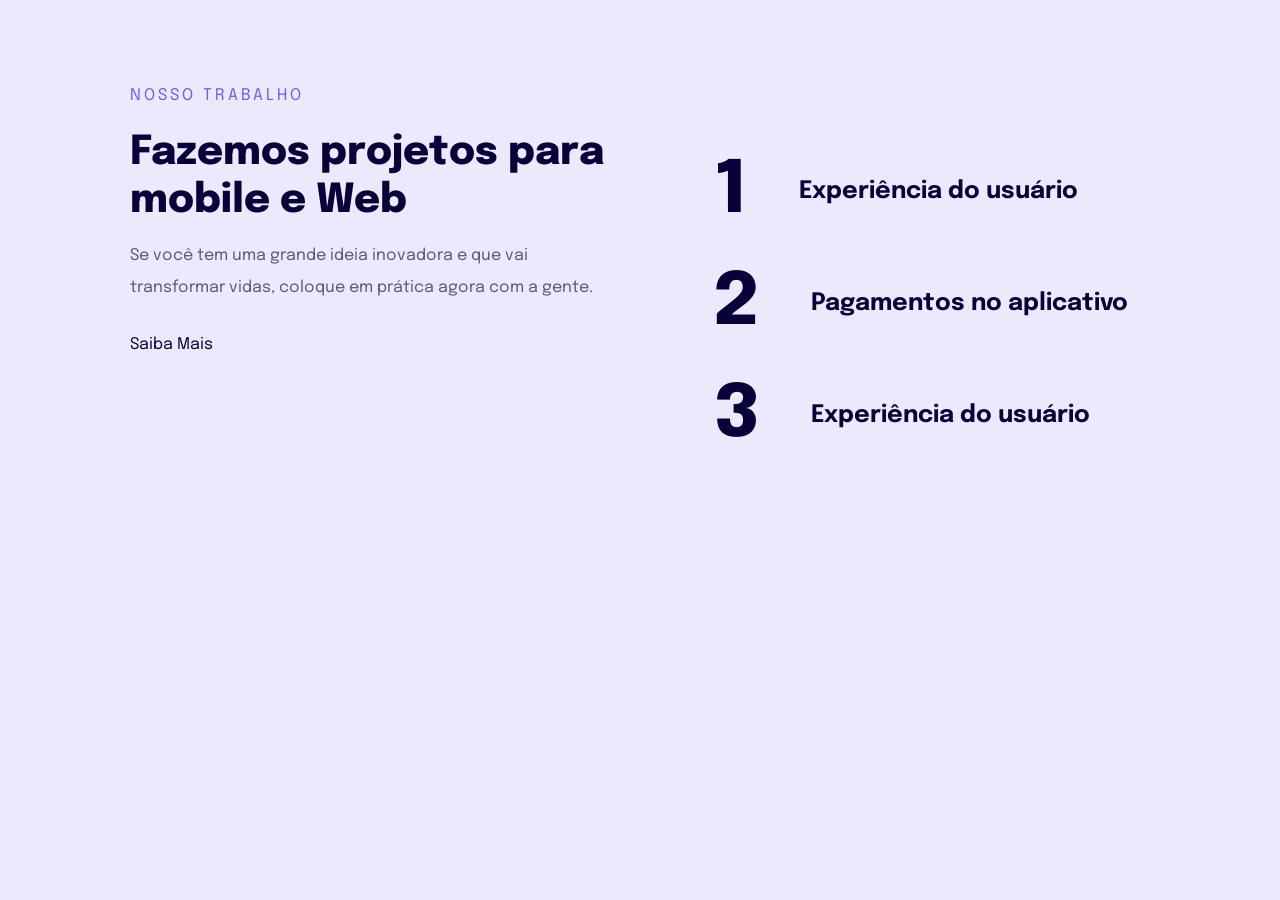
<file: Beta/index.html>
<!DOCTYPE html>
<html lang="pt-br">
<head>
  <link rel="preconnect" href="https://fonts.googleapis.com">
  <link rel="preconnect" href="https://fonts.gstatic.com" crossorigin>
  
  <meta charset="UTF-8">
  <meta name="viewport" content="width=device-width, initial-scale=1.0">
  <title>Introdução a Responsividade</title>

  <link rel="stylesheet" href="style.css">

  <link href="https://fonts.googleapis.com/css2?family=Epilogue:wght@400;700;800&display=swap" rel="stylesheet">
</head>
<body>
  <main>

    <div>
      <p>Nosso Trabalho</p>
      <h1>Fazemos projetos para
        mobile e Web</h1>
  
        <p>Se você tem uma grande ideia inovadora e que vai transformar vidas, coloque em prática agora com a gente.</p>
  
        <a href="#">Saiba Mais</a>
    </div>

      <ul>
        <li><span>1</span>Experiência do usuário</li>
        <li><span>2</span>Pagamentos no aplicativo</li>
        <li><span>3</span>Experiência do usuário</li>
      </ul>
  </main>
</body>
</html>
</file>
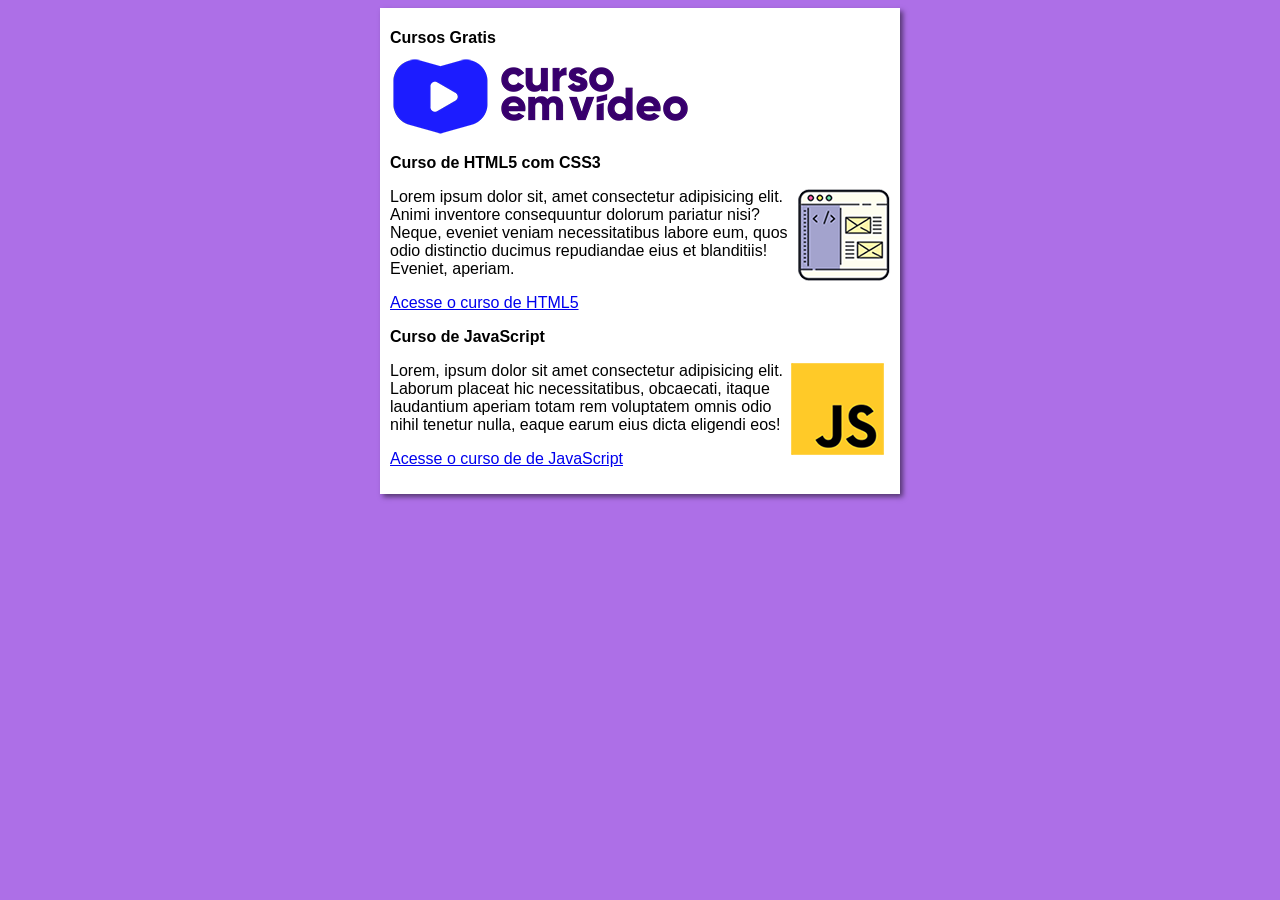
<file: web-prototype/index.html>
<!DOCTYPE html>
<html lang="pt-br">
<head>
    <meta charset="UTF-8">
    <meta name="viewport" content="width=device-width, initial-scale=1.0">
    <title>Curso em Video</title>
    <link rel="stylesheet" href="estilos/style.css">
</head>
<body>
    <main>
        <header>
            <h1>Cursos Gratis</h1>
            <img src="imagens/curso-em-video-cor.png" alt="Curso em Video">
        </header>
        <article>
            <h2>Curso de HTML5 com CSS3</h2>
            <img class="lado" src="imagens/curso-html-css.png" alt="Curso HTML">
            <p>Lorem ipsum dolor sit, amet consectetur adipisicing elit. Animi inventore consequuntur dolorum pariatur nisi? Neque, eveniet veniam necessitatibus labore eum, quos odio distinctio ducimus repudiandae eius et blanditiis! Eveniet, aperiam.</p>
            <p><a href="curso-html.html">Acesse o curso de HTML5</a></p>
        </article>
        <article>
            <h2>Curso de JavaScript</h2>
            <img class="lado" src="imagens/curso-javascript.png" alt="Curso JS">
            <p>Lorem, ipsum dolor sit amet consectetur adipisicing elit. Laborum placeat hic necessitatibus, obcaecati, itaque laudantium aperiam totam rem voluptatem omnis odio nihil tenetur nulla, eaque earum eius dicta eligendi eos!</p>
            <p><a href="curso-js.html">Acesse o curso de de JavaScript</a></p>
        </article>
    </main>
</body>
</html>
</file>
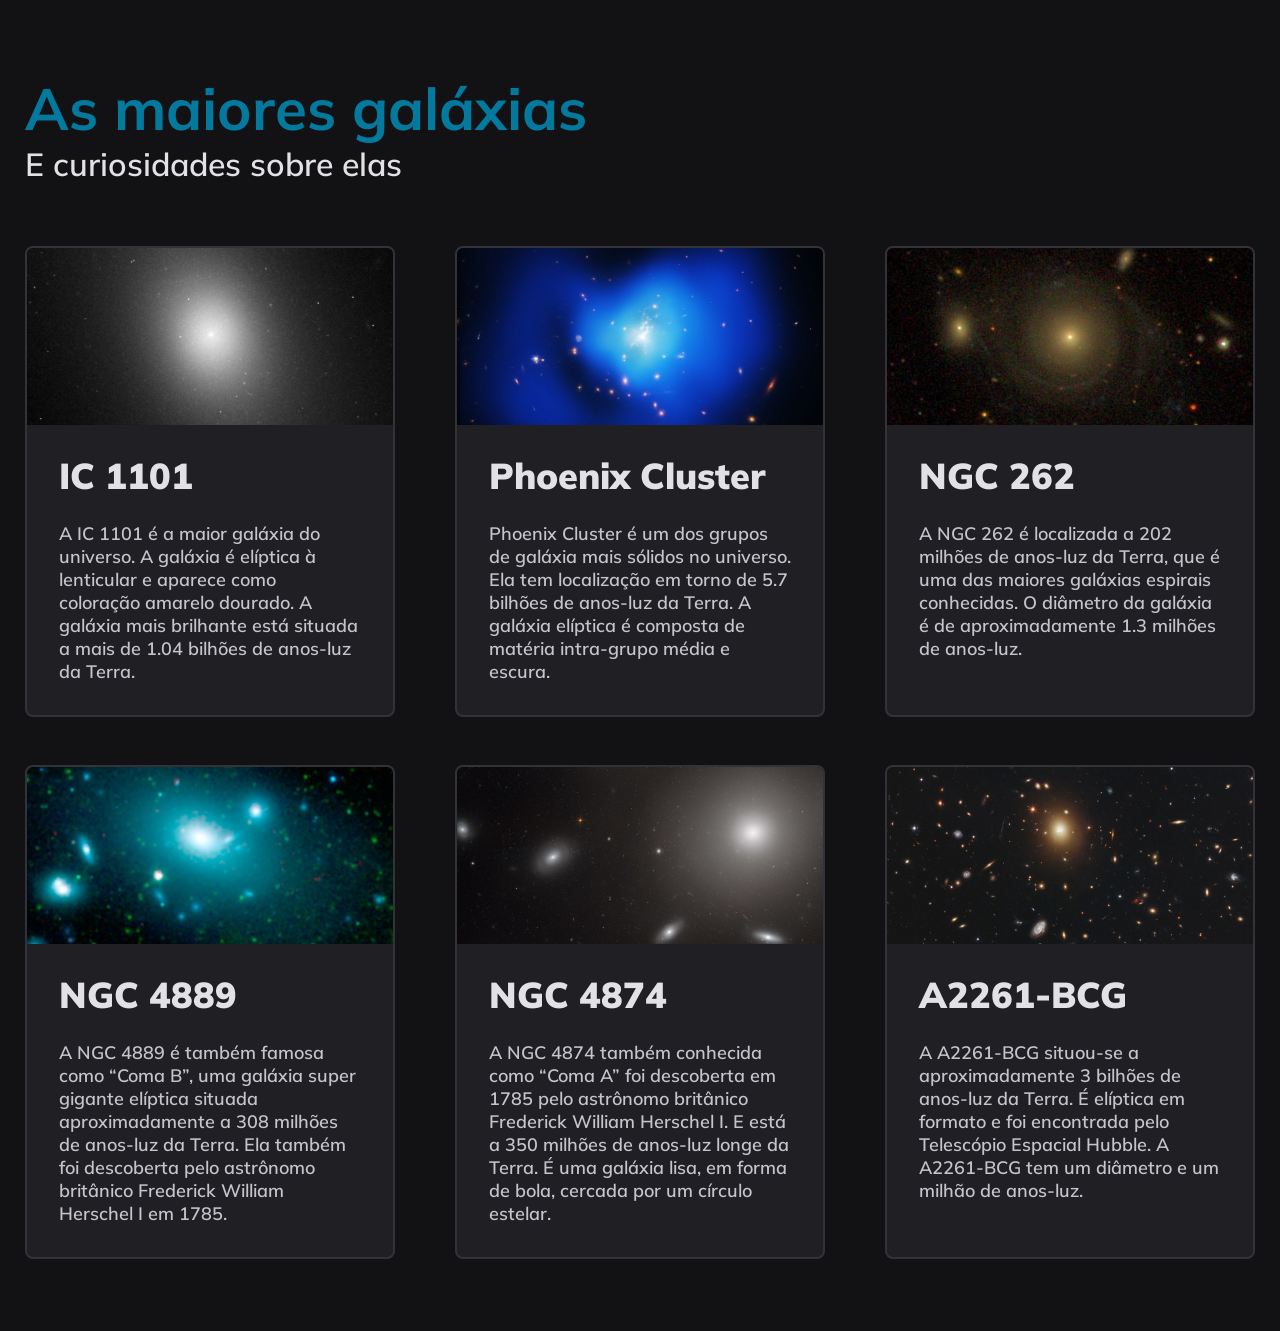
<file: Galaxies/Galaxies/index.html>
<!DOCTYPE html>
<html lang="pt-br">
<head>

  <link rel="preconnect" href="https://fonts.googleapis.com">
  <link rel="preconnect" href="https://fonts.gstatic.com" crossorigin>
  <link href="https://fonts.googleapis.com/css2?family=Mulish:wght@400;600;900&display=swap" rel="stylesheet">
  <meta charset="UTF-8">
  <meta name="viewport" content="width=device-width, initial-scale=1.0">
  <title>Galaxies</title>

  <link rel="stylesheet" href="./style.css">
</head>
<body>
  <header>
    <h1>As maiores galáxias</h1>
    <p>E curiosidades sobre elas</p>
  </header>
  <main>
    <div class="card">
      <img src="./assets/01.jpg" alt="IC 1101">
      <h2>IC 1101</h2>
      <p>A IC 1101 é a maior galáxia do universo. A galáxia é elíptica à lenticular e aparece como coloração amarelo dourado. A galáxia mais brilhante está situada a mais de 1.04 bilhões de anos-luz da Terra.</p>
    </div>

    <div class="card">
      <img src="./assets/02.jpg" alt="Phoenix Cluster">
      <h2>Phoenix Cluster</h2>
      <p>Phoenix Cluster é um dos grupos de galáxia mais sólidos no universo. Ela tem localização em torno de 5.7 bilhões de anos-luz da Terra. A galáxia elíptica é composta de matéria intra-grupo média e escura.</p>
    </div>

    <div class="card">
      <img src="./assets/03.jpg" alt="NGC 262">
      <h2>NGC 262</h2>
      <p>A NGC 262 é localizada a 202 milhões de anos-luz da Terra, que é uma das maiores galáxias espirais conhecidas. O diâmetro da galáxia é de aproximadamente 1.3 milhões de anos-luz.</p>
    </div>

    <div class="card">
      <img src="./assets/04.jpg" alt="NGC 4889">
      <h2>NGC 4889</h2>
      <p>A NGC 4889 é também famosa como “Coma B”, uma galáxia super gigante elíptica situada aproximadamente a 308 milhões de anos-luz da Terra. Ela também foi descoberta pelo astrônomo britânico Frederick William Herschel I em 1785.</p>
    </div>

    <div class="card">
      <img src="./assets/05.jpg" alt="NGC 4874">
      <h2>NGC 4874</h2>
      <p>A NGC 4874 também conhecida como “Coma A” foi descoberta em 1785 pelo astrônomo britânico Frederick William Herschel I. E está a 350 milhões de anos-luz longe da Terra. É uma galáxia lisa, em forma de bola, cercada por um círculo estelar.</p>
    </div>

    <div class="card">
      <img src="./assets/06.jpg" alt="A2261-BCG">
      <h2>A2261-BCG</h2>
      <p>A A2261-BCG situou-se a aproximadamente 3 bilhões de anos-luz da Terra. É elíptica em formato e foi encontrada pelo Telescópio Espacial Hubble. A A2261-BCG tem um diâmetro e um milhão de anos-luz.</p>
    </div>
  </main>
</body>
</html>
</file>
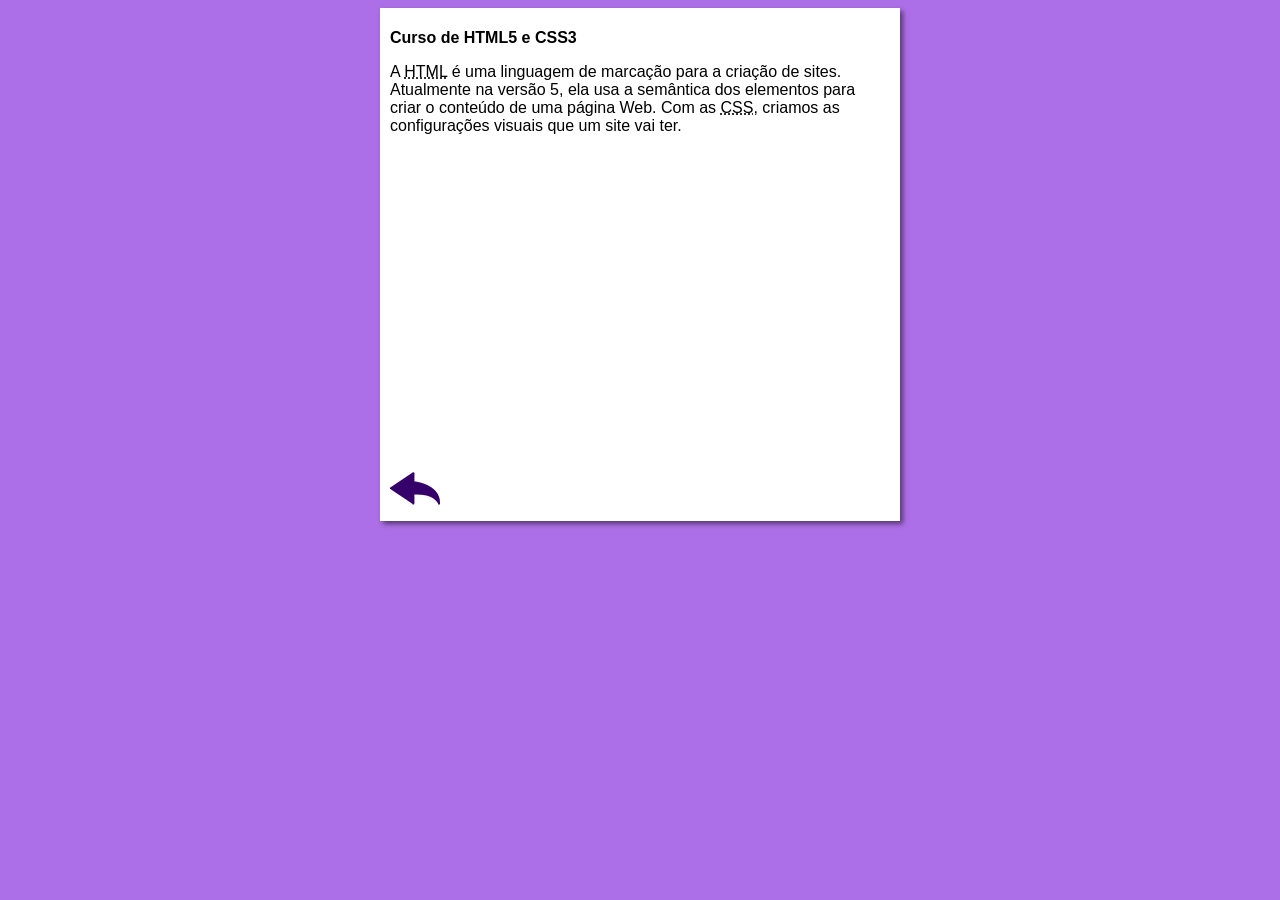
<file: web-prototype/curso-html.html>
<!DOCTYPE html>
<html lang="pt-br">
<head>
    <meta charset="UTF-8">
    <meta name="viewport" content="width=device-width, initial-scale=1.0">
    <title>Curso de HTML</title>
    <link rel="stylesheet" href="estilos/style.css">
</head>
<body>
    <main>
        <header>
            <h1>Curso de HTML5 e CSS3</h1>
        </header>
        <article>
            <p>A <abbr title="HyperText Markup Language">HTML</abbr> é uma linguagem de marcação para a criação de sites. Atualmente na versão 5, ela usa a semântica dos elementos para criar o conteúdo de uma página Web. Com as <abbr title="Cascading Style Sheets">CSS</abbr>, criamos as configurações visuais que um site vai ter.</p>

            <iframe width="560" height="315" src="https://www.youtube.com/embed/riSVzwlSnhw" frameborder="0" allow="accelerometer; autoplay; encrypted-media; gyroscope; picture-in-picture" allowfullscreen></iframe>

            <a href="index.html"><img src="imagens/btn-back.png" alt="Voltar"></a>
            
        </article>
    </main>
</body>
</html>
</file>
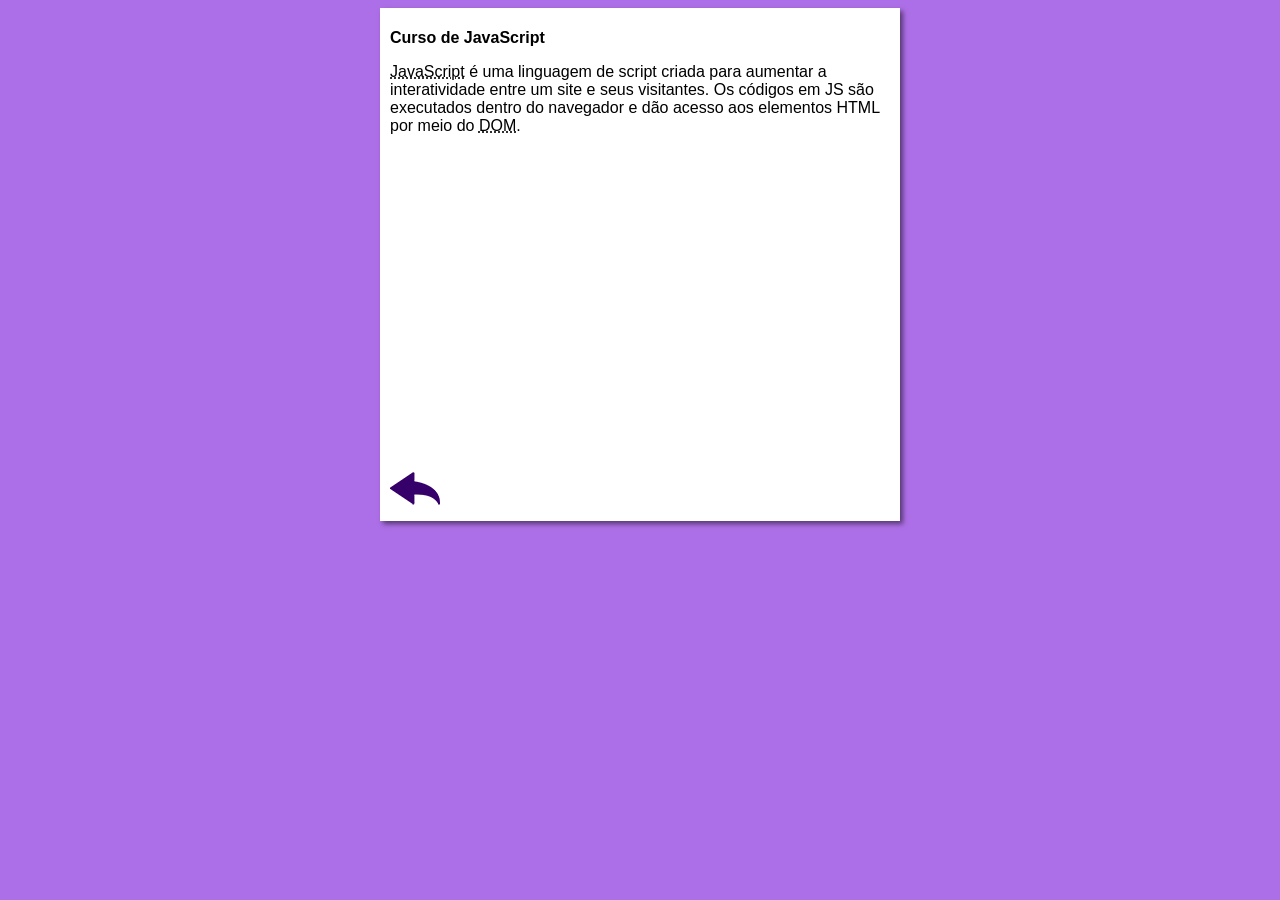
<file: web-prototype/curso-js.html>
<!DOCTYPE html>
<html lang="pt-br">
<head>
    <meta charset="UTF-8">
    <meta name="viewport" content="width=device-width, initial-scale=1.0">
    <title>Curso de JavaScript</title>
    <link rel="stylesheet" href="estilos/style.css">
</head>
<body>
    <main>
        <header>
            <h1>Curso de JavaScript</h1>
        </header>
        <article>
            <p><abbr title="JavaScript">JavaScript</abbr> é uma linguagem de script criada para aumentar a interatividade entre um site e seus visitantes. Os códigos em JS são executados dentro do navegador e dão acesso aos elementos HTML por meio do <abbr title="Document Object Model">DOM</abbr>.</p>

            <iframe width="560" height="315" src="https://www.youtube.com/embed/BXqUH86F-kA" frameborder="0" allow="accelerometer; autoplay; encrypted-media; gyroscope; picture-in-picture" allowfullscreen></iframe>

            <a href="index.html"><img src="imagens/btn-back.png" alt="Voltar"></a>
        </article>
    </main>
</body>
</html>
</file>
<file: Beta/style.css>
* {
  margin: 0;
  padding: 0;
  box-sizing: border-box;
}

ul{
  list-style: none;
}

:root {
  font-size: 62.5%;
}

body {
  font-family: 'Epilogue', sans-serif;
  background: #ECE9FD;

  padding: 6.0rem 2.3rem 6.6rem;
  font-size: 1.6rem;
}

main {
  max-width: 33.0rem;
  margin: 0 auto;
}

h1 {
  font-weight: 800;
  font-size: 4.0rem;
  line-height: 4.8rem;

  color: #090039;

  margin-bottom: 1.5rem;
}

main p:first-child {
  color: #7158EF;
  letter-spacing: 3px;
  text-transform: uppercase;
  line-height: 3.2rem;

  margin-bottom: 1.7rem;
}

h1 + p{
  color: rgba(10, 0, 57, 0.64);
  line-height: 3.2rem;

  margin-bottom: 3.2rem;
}

a {
  color: #090039;

  text-decoration: none;
}

a:hover {
  font-weight: bold;
}

ul {
  margin-top: 7.2rem;
}

ul li {
  font-weight: 700;
  font-size: 2.4rem;
  line-height: 3.2rem;

  color: #090039;

  max-width: 25.7rem;
  display: flex;
  align-items: flex-start;
  gap: 3.8rem
}

ul li + li{
  margin-top: 3.2rem;
}

ul li span {
  font-weight: 800;
  font-size: 7.2rem;
  line-height: 8.0rem;  
  letter-spacing: -2px;

  color: #090039;
}

@media(min-width: 700px) {

  body {
    padding: 8rem;
  }
  main {
    max-width: 1020px;
    display: flex;
    gap: 10rem;


  }

  main > div {
    max-width: 484px;
  }

  ul li {
    gap: 5.3rem;
    max-width: 450px;
    align-items: center;
  }

  
}
</file>
<file: web-prototype/estilos/style.css>
*{
    font-family: Arial, Helvetica, sans-serif;
    font-size: 16px;
}

body{
    background-color: rgb(173, 111, 231);

}

img.lado{
    float: right;
}

main {
    background-color: white;
    width: 500px;
    margin: auto;
    padding: 10px;
    box-shadow: 3px 3px 5px rgba(0, 0, 0, 0.5);
}
</file>
<file: Galaxies/Galaxies/style.css>
* {
  margin: 0;
  padding: 0;
  box-sizing: border-box;
}

:root {
  font-family: Mulish;
}

body {
  background: #121214;
  display: grid;
  justify-content: center;
  padding: 72px 104px;
}

header h1{
  font-size: 58.287px;
  font-weight: 56px;
  line-height: 72px;
  color: #02799D;
}

header p {
  font-weight: 600;
  font-size: 32px;
  line-height: 40px;

  color: #E1E1E6;

  
}

main {
  margin-top: 62px;
  display: grid;
  grid-template-columns: repeat(3, 370px);
  

  gap: 48px 60px;
}

.card {
  background: #202024;
  border: 2px solid #323238;
  border-radius: 8px;
  overflow: hidden;
}

.card h2 {
  color: #E1E1E6;
  font-weight: 900;
  font-size: 36px;
  padding: 24px 32px 0;
}

.card p {
  padding: 24px 32px 32px;
  color: #C4C4CC;
  font-size: 18px;
  font-weight: 600;
}
</file>
